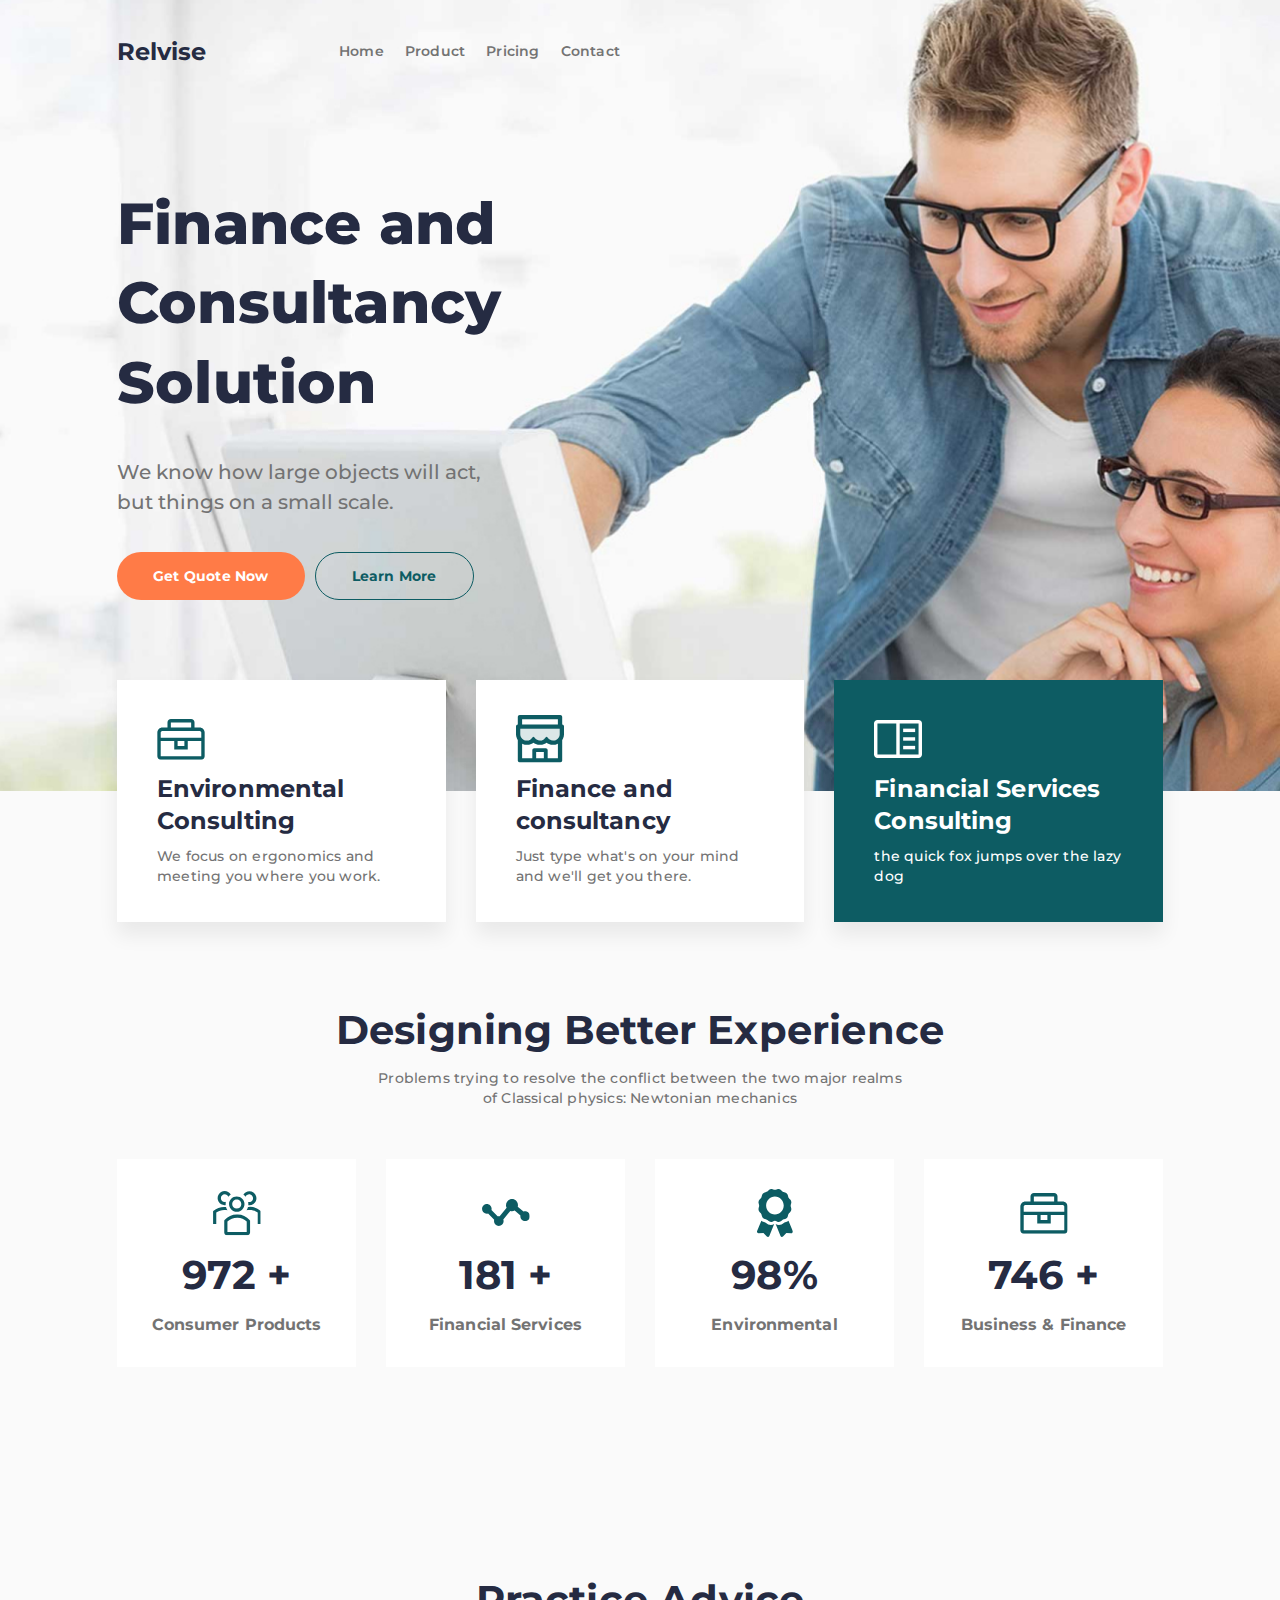
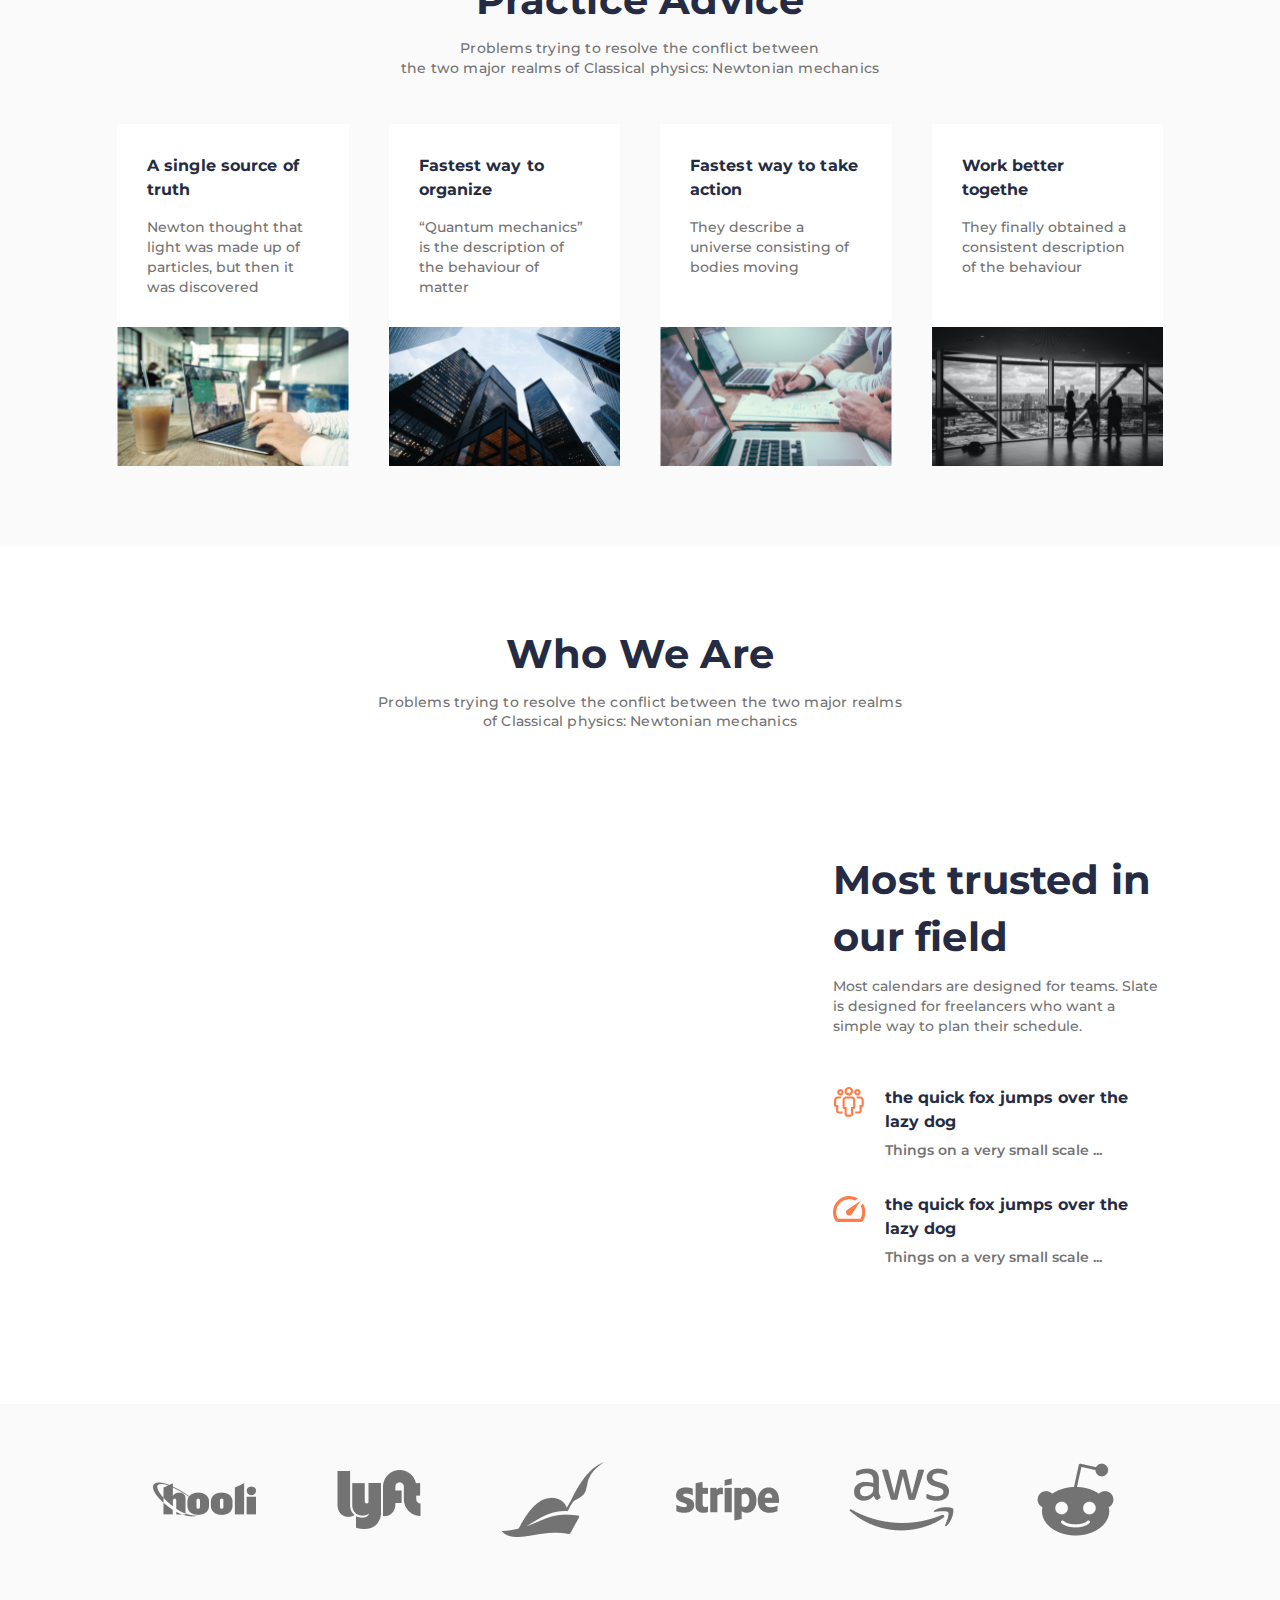
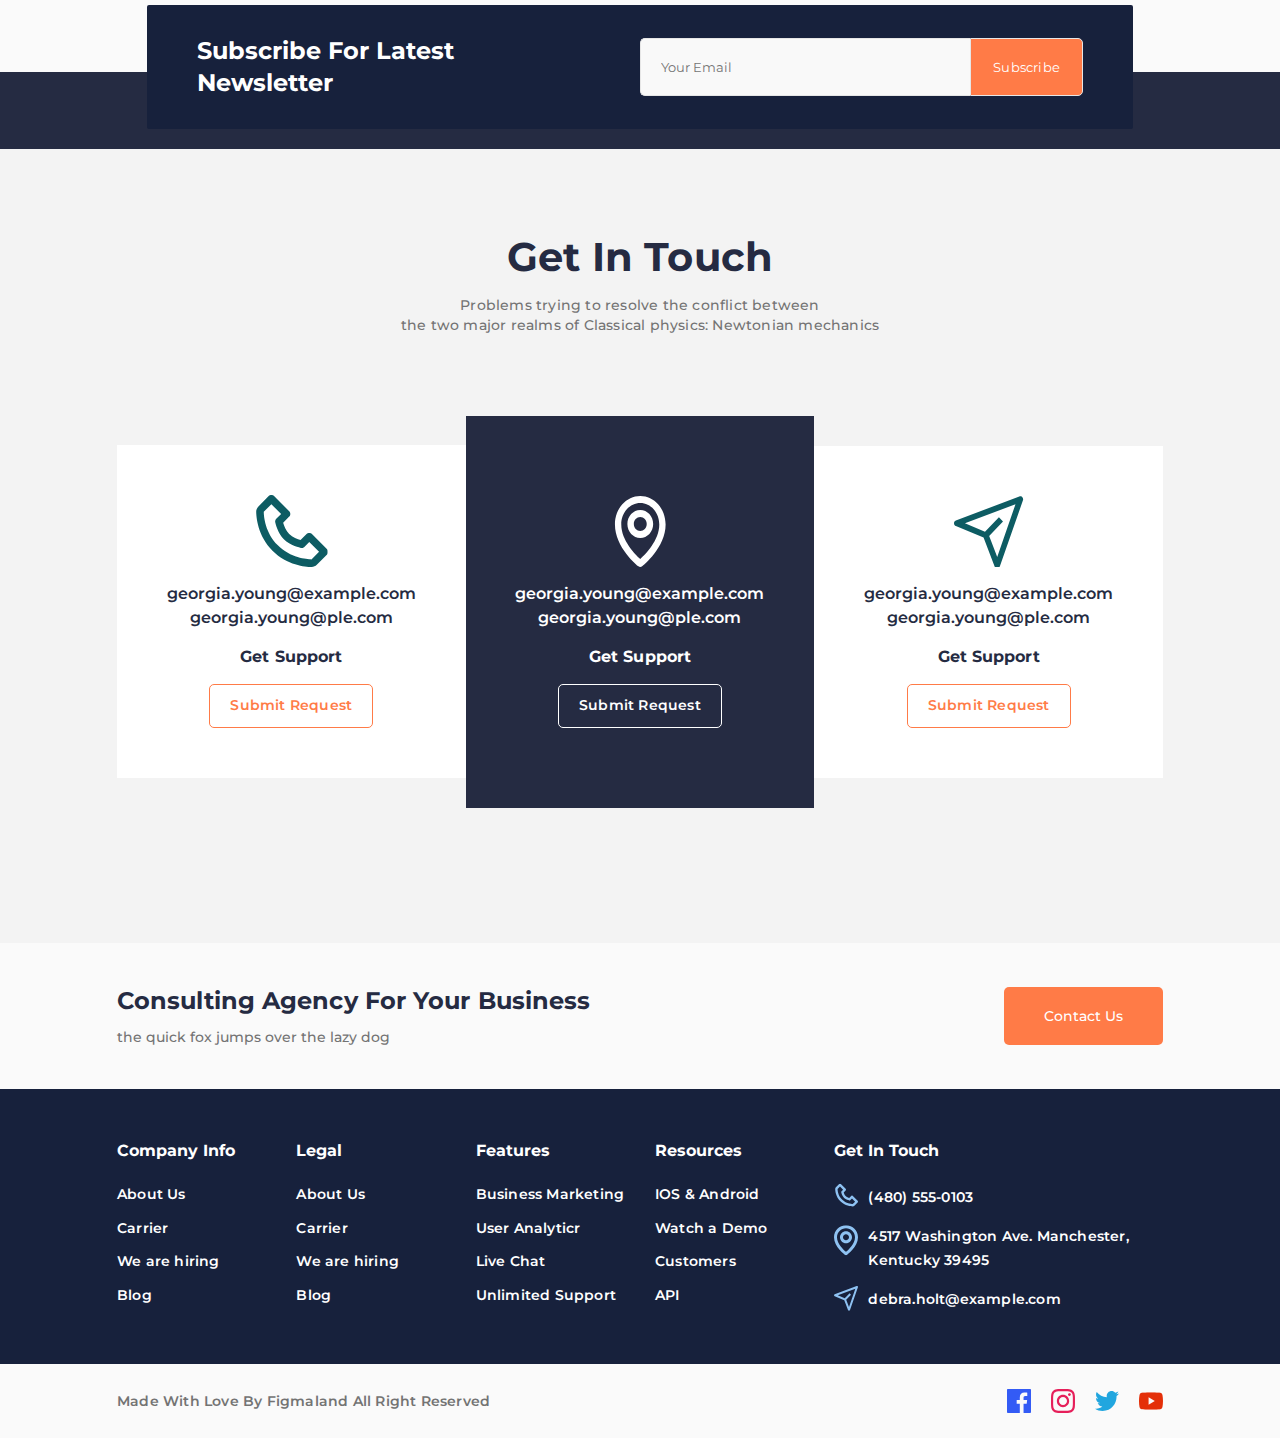
<file: index.html>
<!-- Сообщаем браузеру как стоит обрабатывать эту страницу -->
<!DOCTYPE html>
<!-- Оболочка документа, указываем язык содержимого -->
<html lang="ru">
	<!-- Заголовок страницы, контейнер для других важных данных (не отображается) -->
	<head>
		<!-- Заголовок страницы в браузере -->
		<title>Relvise</title>
		<!-- Подключаем CSS -->
		<link rel="stylesheet" href="css/style.css" />
		<!-- Кодировка страницы -->
		<meta charset ="UTF-8" />
		<!-- Адаптив -->
		<meta name="viewport" content="width=device-width, initial-scale=1.0">
	</head>
	<body>
		<div class="wrapper">
			<header class="header">
				<div class="header__container _container">
					<a href="" class="header__logo">Relvise</a>
					<nav class="header__menu menu">
						<ul class="menu__list">
							<li class="menu__item">
								<a href="" class="menu__link">Home</a>
							</li>
							<li class="menu__item">
								<a href="" class="menu__link">Product</a>
							</li>
							<li class="menu__item">
								<a href="" class="menu__link">Pricing</a>
							</li>
							<li class="menu__item">
								<a href="" class="menu__link">Contact</a>
							</li>
						</ul>
					</nav>
				</div>
			</header>
			<main class="page">
				<div class="page__main-block main-block">
					<div class="main-block__container _container">
						<div class="main-block__body">
							<h1 class="main-block__title">Finance and Consultancy Solution</h1>
							<div class="main-block__text">We know how large objects will act, but things on a small scale.</div>
							<div class="main-block__buttons">
								<a href="" class="main-block__button main-block__button-orange">Get Quote Now</a>
								<a href="" class="main-block__button main-block__button-border">Learn More</a>
							</div>
						</div>
					</div>
					<div class="main-block__image _ibg">
						<img src="img/main_block/cover.jpg" alt="cover">
					</div>
				</div>
				<section class="page__service service">
					<div class="service__container _container">
						<div class="service__body">
							<div class="service__column">
								<div class="service__item item-service">
									<div class="item-service__icon">
										<img src="img/service/icon_1.svg" alt="Environmental Consulting">
									</div>
									<h3 class="item-service__title">Environmental Consulting</h3>
									<div class="item-service__text">We focus on ergonomics and meeting you where you work.</div>
								</div>
							</div>
							<div class="service__column">
								<div class="service__item item-service">
									<div class="item-service__icon">
										<img src="img/service/icon_2.svg" alt="Finance and consultancy">
									</div>
									<h3 class="item-service__title">Finance and consultancy</h3>
									<div class="item-service__text">Just type what's on your mind and we'll get you there.</div>
								</div>
							</div>
							<div class="service__column">
								<div class="service__item item-service item-service-green">
									<div class="item-service__icon">
										<img src="img/service/icon_3.svg" alt="Financial Services Consulting">
									</div>
									<h3 class="item-service__title">Financial Services Consulting</h3>
									<div class="item-service__text">the quick fox jumps over the lazy dog</div>
								</div>
							</div>
						</div>
					</div>
				</section>
				<section class="page__advantages advantages">
					<div class="advanteges__container _container">
						<div class="advanteges__header header-block">
							<h2 class="header-block__title">Designing Better Experience</h2>
							<div class="header-block__subtitle">Problems trying to resolve the conflict between the two major realms </br> of Classical physics: Newtonian mechanics </div>
						</div>
						<div class="advantages__body">
							<div class="advantages__column">
								<div class="advantages__item">
									<div class="advantages__icon">
										<img src="img/advantages/01.svg" alt="Consumer Products">
									</div>
									<div class="advantages__value">972 +</div>
									<div class="advantages__text">Consumer Products</div>
								</div>
							</div>
							<div class="advantages__column">
								<div class="advantages__item">
									<div class="advantages__icon">
										<img src="img/advantages/02.svg" alt="Financial Services">
									</div>
									<div class="advantages__value">181 +</div>
									<div class="advantages__text">Financial Services</div>
								</div>
							</div>
							<div class="advantages__column">
								<div class="advantages__item">
									<div class="advantages__icon">
										<img src="img/advantages/03.svg" alt="Environmental">
									</div>
									<div class="advantages__value">98%</div>
									<div class="advantages__text">Environmental</div>
								</div>
							</div>
							<div class="advantages__column">
								<div class="advantages__item">
									<div class="advantages__icon">
										<img src="img/advantages/04.svg" alt="Business & Finance">
									</div>
									<div class="advantages__value">746 +</div>
									<div class="advantages__text">Business & Finance</div>
								</div>
							</div>
						</div>
					</div>
				</section>
				<section class="page__practice practice">
					<div class="practice__container _container">
						<div class="practice__header header-block">
							<h2 class="header-block__title">Practice Advice</h2>
							<div class="header-block__subtitle">Problems trying to resolve the conflict between </br>the two major realms of Classical physics: Newtonian mechanics</div>
						</div>
						<div class="practice__body">
							<div class="practice__column">
								<article class="practice__item item-practice">
									<div class="item-practice__content">
										<a href="" class="item-practice__link">
											<h4 class="item-practice__title">A single source of truth</h4>
										</a>
										<div class="item-practice__text">Newton thought that light was made up of particles, but then it was discovered </div>
									</div>
										<a href="" class="item-practice__image _ibg">
											<img src="img/practice/01.jpg" alt="A single source of truth">
										</a>
								</article>
							</div>
							<div class="practice__column">
								<article class="practice__item item-practice">
									<div class="item-practice__content">
										<a href="" class="item-practice__link">
											<h4 class="item-practice__title">Fastest way to organize</h4>
										</a>
										<div class="item-practice__text">“Quantum mechanics” is the description of the behaviour of matter</div>
									</div>
										<a href="" class="item-practice__image _ibg">
											<img src="img/practice/02.jpg" alt="Fastest way to organize">
										</a>
								</article>
							</div>
							<div class="practice__column">
								<article class="practice__item item-practice">
									<div class="item-practice__content">
										<a href="" class="item-practice__link">
											<h4 class="item-practice__title">Fastest way to take action</h4>
										</a>
										<div class="item-practice__text">They describe a universe consisting of bodies moving</div>
									</div>
										<a href="" class="item-practice__image _ibg">
											<img src="img/practice/03.jpg" alt="Fastest way to take action">
										</a>
								</article>
							</div>
							<div class="practice__column">
								<article class="practice__item item-practice">
									<div class="item-practice__content">
										<a href="" class="item-practice__link">
											<h4 class="item-practice__title">Work better togethe</h4>
										</a>
										<div class="item-practice__text">They finally obtained a consistent description of the behaviour</div>
									</div>
										<a href="" class="item-practice__image _ibg">
											<img src="img/practice/04.jpg" alt="Work better togethe">
										</a>
								</article>
							</div>
						</div>
					</div>
				</section>
				<section class="page__whoweare whoweare">
					<div class="whoweare__container _container">
						<div class="whoweare__header header-block">
							<h2 class="header-block__title">Who We Are</h2>
							<div class="header-block__subtitle">Problems trying to resolve the conflict between the two major realms </br>of Classical physics: Newtonian mechanics</div>
						</div>
						<div class="whoweare__body">
							<div class="whoweare__video">
								<iframe width="560" height="315" src="https://www.youtube.com/embed/xWhTf_o86Lg" title="YouTube video player" frameborder="0" allow="accelerometer; autoplay; clipboard-write; encrypted-media; gyroscope; picture-in-picture" allowfullscreen></iframe>
							</div>
							<div class="whoweare__content">
								<div class="whoweare__top">
									<h2 class="whoweare__title">Most trusted in our field</h2>
									<div class="whoweare__text">Most calendars are designed for teams. Slate is designed for freelancers who want a simple way to plan their schedule.</div>
								</div>
								<div class="whoweare__items">
									<div class="whoweare__item item-whoweare">
										<div class="item-whoweare_icon">
											<img src="img/who/icon/01.svg" alt="">
										</div>
										<div class="item-whoweare__body">
											<div class="item-whoweare__title">the quick fox jumps over the lazy dog</div>
											<div class="item-whoweare__text">Things on a very small scale ...</div>
										</div>
									</div>
									<div class="whoweare__item item-whoweare">
										<div class="item-whoweare_icon">
											<img src="img/who/icon/02.svg" alt="">
										</div>
										<div class="item-whoweare__body">
											<div class="item-whoweare__title">the quick fox jumps over the lazy dog</div>
											<div class="item-whoweare__text">Things on a very small scale ...</div>
										</div>
									</div>
								</div>
							</div>
						</div>
					</div>
				</section>
				<div class="page__clients clients">
					<div class="clients__container _container">
						<div class="clients__items">
							<div class="clients__item">
								<img src="img/clients/01.png" alt="hooli">
							</div>
							<div class="clients__item">
								<img src="img/clients/02.png" alt="lyat">
							</div>
							<div class="clients__item">
								<img src="img/clients/03.png" alt="pied-piper">
							</div>
							<div class="clients__item">
								<img src="img/clients/04.png" alt="stripe">
							</div>
							<div class="clients__item">
								<img src="img/clients/05.png" alt="aws">
							</div>
							<div class="clients__item">
								<img src="img/clients/06.png" alt="reddit-alien">
							</div>
						</div>
					</div>
				</div>
				<section class="page__subscribe subscribe">
					<div class="subscribe__container _container">
						<div class="subscribe__body">
							<h4 class="subscribe__title">Subscribe For Latest Newsletter</h4>
							<form action="#" class="subscribe__form">
								<input autocomplete="off" name="form[]" placeholder="Your Email" type="email" required class="subscribe__input">
								<button type="submit" class="subscribe_button">Subscribe</button>
							</form>
						</div>
					</div>
				</section> 
				<section class="page__getintouch getintouch">
					<div class="getintouch__container _container">
						<div class="getintouch__header header-block">
							<h2 class="header-block__title">Get In Touch</h2>
							<div class="header-block__subtitle">Problems trying to resolve the conflict between </br>the two major realms of Classical physics: Newtonian mechanics </div>
						</div>
						<div class="getintouch__items">
							<div class="getintouch_item item-getintouch">
								<div class="item-getintouch__icon">
									<img src="img/getintouch/01.svg" alt="Get Support">
								</div>
								<div class="item-getintouch__emails">
									<a href="mailto:georgia.young@example.com" class="item-getintouch__email">georgia.young@example.com</a>
									<a href="mailto:georgia.young@ple.com" class="item-getintouch__email">georgia.young@ple.com</a>
								</div>
								<div class="item-getintouch__label">Get Support</div>
								<a href="#" class="item-getintouch__button">Submit Request</a>
							</div>
							<div class="getintouch_item item-getintouch item-getintouch-active">
								<div class="item-getintouch__icon">
									<img src="img/getintouch/02active.svg" alt="Get Support">
								</div>
								<div class="item-getintouch__emails">
									<a href="mailto:georgia.young@example.com" class="item-getintouch__email">georgia.young@example.com</a>
									<a href="mailto:georgia.young@ple.com" class="item-getintouch__email">georgia.young@ple.com</a>
								</div>
								<div class="item-getintouch__label">Get Support</div>
								<a href="#" class="item-getintouch__button">Submit Request</a>
							</div>
							<div class="getintouch_item item-getintouch">
								<div class="item-getintouch__icon">
									<img src="img/getintouch/03.svg" alt="Get Support">
								</div>
								<div class="item-getintouch__emails">
									<a href="mailto:georgia.young@example.com" class="item-getintouch__email">georgia.young@example.com</a>
									<a href="mailto:georgia.young@ple.com" class="item-getintouch__email">georgia.young@ple.com</a>
								</div>
								<div class="item-getintouch__label">Get Support</div>
								<a href="#" class="item-getintouch__button">Submit Request</a>
							</div>
						</div>
					</div>
				</section>
				<section class="page__contact contact">
					<div class="contact__container _container">
						<div class="contact__body">
							<div class="contact__content">
								<h4 class="contact__title">Consulting Agency For Your Business</h4>
								<div class="contact__text">the quick fox jumps over the lazy dog</div>
							</div>
							<a href="#" class="contact__button">Contact Us</a>
						</div>
					</div>
				</section>
			</main>
			<footer class="footer">
				<div class="footer__top">
					<div class="footer__container _container">
						<div class="footer__body">
							<div class="footer__column">
								<div class="footer__label">Company Info</div>
								<nav class="footer__menu menu-footer">
									<ul class="footer__list">
										<li class="menu-footer__item">
											<a href="#" class="menu-footer__link">About Us</a>
										</li>
										<li class="menu-footer__item">
											<a href="#" class="menu-footer__link">Carrier</a>
										</li>
										<li class="menu-footer__item">
											<a href="#" class="menu-footer__link">We are hiring</a>
										</li>
										<li class="menu-footer__item">
											<a href="#" class="menu-footer__link">Blog</a>
										</li>
									</ul>
								</nav>
							</div>
							<div class="footer__column">
								<div class="footer__label">Legal</div>
								<nav class="footer__menu menu-footer">
									<ul class="footer__list">
										<li class="menu-footer__item">
											<a href="#" class="menu-footer__link">About Us</a>
										</li>
										<li class="menu-footer__item">
											<a href="#" class="menu-footer__link">Carrier</a>
										</li>
										<li class="menu-footer__item">
											<a href="#" class="menu-footer__link">We are hiring</a>
										</li>
										<li class="menu-footer__item">
											<a href="#" class="menu-footer__link">Blog</a>
										</li>
									</ul>
								</nav>
							</div>
							<div class="footer__column">
								<div class="footer__label">Features</div>
								<nav class="footer__menu menu-footer">
									<ul class="footer__list">
										<li class="menu-footer__item">
											<a href="#" class="menu-footer__link">Business Marketing</a>
										</li>
										<li class="menu-footer__item">
											<a href="#" class="menu-footer__link">User Analyticr</a>
										</li>
										<li class="menu-footer__item">
											<a href="#" class="menu-footer__link">Live Chat</a>
										</li>
										<li class="menu-footer__item">
											<a href="#" class="menu-footer__link">Unlimited Support</a>
										</li>
									</ul>
								</nav>
							</div>
							<div class="footer__column">
								<div class="footer__label">Resources</div>
								<nav class="footer__menu menu-footer">
									<ul class="footer__list">
										<li class="menu-footer__item">
											<a href="#" class="menu-footer__link">IOS & Android</a>
										</li>
										<li class="menu-footer__item">
											<a href="#" class="menu-footer__link">Watch a Demo</a>
										</li>
										<li class="menu-footer__item">
											<a href="#" class="menu-footer__link">Customers</a>
										</li>
										<li class="menu-footer__item">
											<a href="#" class="menu-footer__link">API</a>
										</li>
									</ul>
								</nav>
							</div>
							<div class="footer__column">
								<div class="footer__label">Get In Touch</div>
								<div class="footer__contacts contacts-footer">
									<a href="tel:4805550103"  class="contacts-footer__item contacts-footer__item_phone">(480) 555-0103</a>
									<a href="#"  class="contacts-footer__item contacts-footer__item_map">4517 Washington Ave. Manchester, Kentucky 39495</a>
									<a href="mailto:debra.holt@example.com"  class="contacts-footer__item contacts-footer__item_mail">debra.holt@example.com</a>
								</div>
							</div>
						</div>
					</div>
				</div>
				<div class="footer__bottom">
					<div class="footer__container _container">
						<div class="footer__content">
							<div class="footer__copy">Made With Love By Figmaland All Right Reserved </div>
							<div class="footer__social social">
								<a href="#" class="social__item">
									<img src="img/footer/social/01.svg" alt="">
								</a>
								<a href="#" class="social__item">
									<img src="img/footer/social/02.svg" alt="">
								</a>
								<a href="#" class="social__item">
									<img src="img/footer/social/03.svg" alt="">
								</a>
								<a href="#" class="social__item">
									<img src="img/footer/social/04.svg" alt="">
								</a>
						</div>
						</div>
					</div>
				</div>
			</footer>
		</div>
	</body>
</html>

<!-- "snippets": {
		"html": {
			"snippets": {
				"fls":"<div class=\"fls\"></div>"
			}
		}
	}, -->
</file>
<file: css/style.css>
@charset "UTF-8";
/*Обнуление*/
@import url("https://fonts.googleapis.com/css2?family=Montserrat:wght@400;500;600;700;800&display=swap");
* {
  padding: 0;
  margin: 0;
  border: 0;
}

*, *:before, *:after {
  box-sizing: border-box;
}

:focus, :active {
  outline: none;
}

a:focus, a:active {
  outline: none;
}

nav, footer, header, aside {
  display: block;
}

html, body {
  height: 100%;
  width: 100%;
  font-size: 100%;
  line-height: 1;
  font-size: 14px;
  -ms-text-size-adjust: 100%;
  -moz-text-size-adjust: 100%;
  -webkit-text-size-adjust: 100%;
}

input, button, textarea {
  font-family: inherit;
}

input::-ms-clear {
  display: none;
}

button {
  cursor: pointer;
}

button::-moz-focus-inner {
  padding: 0;
  border: 0;
}

a, a:visited {
  text-decoration: none;
}

a:hover {
  text-decoration: none;
}

ul li {
  list-style: none;
}

img {
  vertical-align: top;
}

h1, h2, h3, h4, h5, h6 {
  font-size: inherit;
  font-weight: inherit;
}

/*--------------------*/
body {
  font-family: Montserrat, sans-serif;
  color: #252B42;
  font-weight: 500;
  background: #FAFAFA;
}

/*  */
.wrapper {
  min-height: 100%;
  overflow: hidden;
  display: flex;
  flex-direction: column;
}

/*  */
._container {
  max-width: 1046px;
  margin: 0px auto;
  padding: 0 15px;
  box-sizing: content-box;
}

._ibg {
  position: relative;
}

._ibg img {
  position: absolute;
  width: 100%;
  height: 100%;
  top: 0;
  left: 0;
  -o-object-fit: cover;
     object-fit: cover;
}

/* ----HEADER----- */
.header {
  position: absolute;
  width: 100%;
  left: 0;
  right: 0;
  z-index: 50;
}

.header__container {
  display: flex;
  min-height: 104px;
  align-items: center;
}
@media (max-width: 479px) {
  .header__container {
    min-height: 70px;
  }
}

.header__logo {
  font-size: 24px;
  font-weight: 700;
  color: inherit;
}

.header__menu {
  margin: 0 0 0 133px;
}
@media (max-width: 992px) {
  .header__menu {
    margin: 0 0 0 80px;
  }
}
@media (max-width: 767px) {
  .header__menu {
    margin: 0 0 0 40px;
  }
}
@media (max-width: 479px) {
  .header__menu {
    margin: 0 0 0 20px;
  }
}

.menu {
  padding: 5px 0;
}

.menu__list {
  display: flex;
  flex-wrap: wrap;
}

.menu__item:not(:last-child) {
  margin: 0 21px 0 0;
}

.menu__link {
  color: #737373;
  font-weight: 600;
  letter-spacing: 0.2px;
  line-height: 171.4285714286%;
}
@media (max-width: 479px) {
  .menu__link {
    font-size: 18px;
  }
}
.menu__link:hover {
  text-decoration: underline;
}

/* ------------PAGE ------------------.*/
.page {
  flex: 1 1 auto;
}

.page__service {
  position: relative;
  z-index: 2;
  margin: -111px 0 0 0;
}

.page__clients {
  margin: 0 0 10px 0;
}

/* --------PAGE-HADER-BLOCK--------------- */
.header-block {
  text-align: center;
  letter-spacing: 0.2px;
}

.header-block__title {
  font-weight: 700;
  font-size: 40px;
  line-height: 142%;
}
.header-block__title:not(:last-child) {
  margin: 0 0 10px 0;
}
@media (max-width: 992px) {
  .header-block__title {
    font-size: 35px;
  }
}
@media (max-width: 767px) {
  .header-block__title {
    font-size: 30px;
  }
}

.header-block__subtitle {
  line-height: 142%;
  color: #737373;
}

/* ---------Main-block-------------- */
.main-block {
  position: relative;
}

.main-block__body {
  padding: 184px 0 191px 0;
  position: relative;
  z-index: 2;
  max-width: 400px;
}
@media (max-width: 992px) {
  .main-block__body {
    padding: 120px 0 191px 0;
  }
}
@media (max-width: 479px) {
  .main-block__body {
    padding: 115px 0 161px 0;
  }
}

.main-block__body > *:not(:last-child) {
  margin: 0 0 35px 0;
}

.main-block__title {
  font-size: 58px;
  line-height: 137.9310344828%;
  font-weight: 800;
  letter-spacing: 0.2px;
}
@media (max-width: 479px) {
  .main-block__title {
    font-size: 42px;
  }
}

.main-block__text {
  font-size: 20px;
  line-height: 150%;
  color: #737373;
}
@media (max-width: 479px) {
  .main-block__text {
    color: #585757;
  }
}

.main-block__buttons {
  display: flex;
  flex-wrap: wrap;
  margin: -10px 0;
}

.main-block__button {
  display: flex;
  padding: 5px 36px;
  border-radius: 37px;
  min-height: 48px;
  align-items: center;
  justify-content: center;
  font-weight: 700;
  letter-spacing: 0.2px;
  line-height: 150%;
  margin: 10px 0;
  transition: all 0.3s ease 0s;
}
@media (max-width: 479px) {
  .main-block__button {
    flex: 1 1 100%;
  }
}

@media (min-width: 479px) {
  .main-block__button:not(:last-child) {
    margin-right: 10px;
  }
}
.main-block__button-orange {
  background: #FF7B47;
  color: white;
}
.main-block__button-orange:hover {
  background-color: #fff;
  color: #FF7B47;
}

.main-block__button-border {
  border: 1px solid #0D5C63;
  color: #0D5C63;
}
.main-block__button-border:hover {
  background-color: #0D5C63;
  color: #fff;
}

.main-block__image {
  position: absolute;
  width: 100%;
  height: 100%;
  top: 0;
  left: 0;
}

@media (max-width: 1300px) {
  .main-block__image img {
    -o-object-position: right;
       object-position: right;
  }
}
@media (max-width: 992px) {
  .main-block__image img {
    opacity: 0.5;
  }
}

/* --------SERVICE----------- */
@media (min-width: 670px) {
  .service__body {
    display: flex;
    flex-wrap: wrap;
    margin: 0 -15px;
  }
}
.service__column {
  flex: 0 1 33.3333%;
}
@media (min-width: 670px) {
  .service__column {
    padding: 0 15px;
  }
}
@media (max-width: 992px) {
  .service__column {
    flex: 0 1 50%;
  }
  .service__column.service__column:last-child {
    flex: 1 1 100%;
  }
  .service__column.service__column:not(:last-child) {
    margin: 0 0 30px 0;
  }
}

.service__item {
  background: #FFFFFF;
  box-shadow: 0px 13px 19px rgba(0, 0, 0, 0.07);
  padding: 35px 40px;
  height: 100%;
}
@media (max-width: 479px) {
  .service__item {
    padding: 25px 30px;
  }
}

.item-service-green {
  background: #0D5C63;
}

.item-service-green .item-service__title {
  color: white;
}

.item-service-green .item-service__text {
  color: white;
}

.service__item > *:not(:last-child) {
  margin: 0 0 10px 0;
}

.item-service__title {
  font-weight: 700;
  font-size: 24px;
  line-height: 133.3333333333%;
  letter-spacing: 0.1px;
}

.item-service__text {
  font-weight: 500;
  line-height: 142.8571428571%;
  letter-spacing: 0.2px;
  color: #737373;
}

/* -------ADVANTAGES-------- */
.advantages {
  padding: 80px 0;
}
@media (max-width: 992px) {
  .advantages {
    padding: 50px 0;
  }
}
@media (max-width: 767px) {
  .advantages {
    padding: 40px 0;
  }
}

.advanteges__header {
  margin: 0 0 50px 0;
}
@media (max-width: 767px) {
  .advanteges__header {
    margin: 0 0 30px 0;
  }
}

.advantages__body {
  display: flex;
  flex-wrap: wrap;
  margin: 0 -15px -30px;
}

.advantages__column {
  flex: 0 1 25%;
  padding: 0 15px;
  margin: 0 0 30px 0;
}
@media (max-width: 1020px) {
  .advantages__column {
    flex: 0 1 50%;
  }
}
@media (max-width: 560px) {
  .advantages__column {
    flex: 0 1 100%;
  }
}

.advantages__item {
  text-align: center;
  font-weight: 700;
  padding: 30px;
  background: #fff;
}
.advantages__item > *:not(:last-child) {
  margin: 0 0 10px 0;
}

.advantages__icon {
  display: flex;
  height: 48px;
  align-flex: flex-end;
  justify-content: center;
}

.advantages__value {
  font-size: 40px;
  line-height: 142%;
  letter-spacing: 0.2px;
}

.advantages__text {
  font-size: 16px;
  line-height: 150%;
  letter-spacing: 0.1px;
  color: #737373;
}

/* ------PRACTICE----------- */
.practice {
  padding: 125px 0 80px 0;
}
@media (max-width: 993px) {
  .practice {
    padding: 40px 0 80px 0;
  }
}
@media (max-width: 767px) {
  .practice {
    padding: 20px 0 40px 0;
  }
}

.practice__header {
  margin: 0 0 45px 0;
}

.practice__body {
  margin: 0 -20px -30px;
  display: flex;
  flex-wrap: wrap;
}

.practice__column {
  flex: 0 1 25%;
  padding: 0 20px;
  margin: 0 0 30px 0;
}
@media (max-width: 1040px) {
  .practice__column {
    flex: 0 1 50%;
  }
}
@media (max-width: 630px) {
  .practice__column {
    flex: 0 1 100%;
  }
}

.item-practice {
  background: #FFFFFF;
  display: flex;
  flex-direction: column;
  height: 100%;
}

.item-practice__content {
  flex: 1 1 auto;
  padding: 30px;
}

.item-practice__title {
  font-weight: 700;
  font-size: 16px;
  line-height: 150%;
  letter-spacing: 0.1px;
}

.item-practice__text {
  line-height: 143%;
  color: #737373;
}

.item-practice__link {
  color: inherit;
  display: inline-block;
}
.item-practice__link:not(:last-child) {
  margin: 0 0 15px 0;
}
.item-practice__link:hover {
  text-decoration: underline;
}

.item-practice__image {
  padding: 0 0 60% 0;
  display: block;
}

/* -----------WHOWEARE------- */
.whoweare {
  padding: 80px 0 130px 0;
  background: #FFFFFF;
}

.whoweare__header {
  margin: 0 0 100px 0;
}

.whoweare__body {
  display: flex;
  align-items: flex-start;
}

.whoweare__video {
  flex: 0 0 57%;
  position: relative;
  padding: 0 0 42.25% 0;
}

.whoweare__video iframe {
  position: absolute;
  width: 100%;
  height: 100%;
  top: 0;
  left: 0;
  -o-object-fit: cover;
     object-fit: cover;
}

.whoweare__content {
  flex: 1 1 auto;
  padding: 20px 0 0 120px;
}
@media (max-width: 1080px) {
  .whoweare__content {
    padding: 0px 0 0 50px;
  }
}

.whoweare__top:not(:last-child) {
  margin: 0 0 50px 0;
}

.whoweare__title {
  font-weight: 700;
  font-size: 40px;
  line-height: 142%;
  letter-spacing: 0.2px;
}
.whoweare__title:not(:last-child) {
  margin: 0 0 10px 0;
}

.whoweare__text {
  line-height: 143%;
  color: #737373;
}

.whoweare__items > *:not(:last-child) {
  margin: 0 0 30px 0;
}

.item-whoweare {
  display: flex;
}

.item-whoweare_icon {
  flex: 0 0 32px;
}

.item-whoweare__body {
  flex: 1 1 auto;
  padding: 0 0 0 20px;
}

.item-whoweare__title {
  font-weight: 700;
  font-size: 16px;
  line-height: 150%;
}
.item-whoweare__title:not(:last-child) {
  margin: 0 0 5px 0;
}

.item-whoweare__text {
  font-weight: 600;
  line-height: 171%;
  color: #737373;
}

@media (max-width: 950px) {
  .whoweare {
    padding: 50px 0 50px 0;
  }
  .whoweare__body {
    flex-direction: column-reverse;
    align-items: stretch;
  }
  .whoweare__title {
    font-size: 24px;
  }
  .whoweare__content {
    padding: 0;
  }
  .whoweare__video {
    padding: 0 0 56.25% 0;
  }
  .whoweare__video:not(:last-child) {
    margin: 50px 0 0 0;
  }
  .whoweare__header {
    margin: 0 0 40px 0;
  }
}
/* ---------CLIENTS--------- */
.clients {
  padding: 50px 0;
}
@media (max-width: 767px) {
  .clients {
    padding: 30px 0;
  }
}

.clients__items {
  display: flex;
  flex-wrap: wrap;
  align-items: center;
  justify-content: center;
}

.clients__item {
  padding: 8px 15px;
  flex: 0 1 16.6667%;
  text-align: center;
  min-width: 140px;
}

.clients__item img {
  max-width: 100%;
}

/* --------SUBSCRIBE-------- */
.subscribe {
  position: relative;
  padding: 0 0 20px 0;
}
.subscribe::before {
  content: "";
  position: absolute;
  bottom: 0;
  width: 100%;
  background: #252B42;
  height: 77px;
  left: 0;
  z-index: 1;
}

.subscribe__body {
  position: relative;
  z-index: 2;
  padding: 20px 25px;
  align-items: center;
  background: #17213C;
  border-radius: 2px;
  justify-content: space-between;
}
@media (min-width: 1070px) {
  .subscribe__body {
    margin: 0 30px;
  }
}
@media (min-width: 810px) {
  .subscribe__body {
    display: flex;
    padding: 30px 50px;
  }
}
@media (max-width: 810px) {
  .subscribe__body {
    margin: 0 -15px;
  }
}

.subscribe__title {
  max-width: 266px;
  color: #FFFFFF;
  font-weight: 700;
  font-size: 24px;
  line-height: 133%;
}
@media (max-width: 810px) {
  .subscribe__title {
    margin: 0 0 20px 0;
    max-width: 100%;
  }
}

.subscribe__form {
  flex: 0 1 50%;
  display: flex;
  align-items: center;
}

.subscribe__input {
  flex: 1 1 auto;
  width: 100%;
  font-weight: 400;
  line-height: 200%;
  color: #737373;
  background: #F9F9F9;
  border: 1px solid #E6E6E6;
  border-radius: 5px 0 0 5px;
  min-height: 58px;
  padding: 0 20px;
  box-sizing: border-box;
  border-right: 0;
}
@media (max-width: 810px) {
  .subscribe__input {
    min-height: 40px;
    padding: 0 10px;
  }
}

.subscribe_button {
  display: flex;
  text-align: center;
  align-items: center;
  justify-content: center;
  min-height: 58px;
  padding: 0 22px;
  font-weight: 400;
  line-height: 200%;
  letter-spacing: 0.2px;
  color: #FFFFFF;
  background: #FF7B47;
  border: 1px solid #E6E6E6;
  border-radius: 0px 5px 5px 0px;
  transition: all 0.3s ease 0s;
}
.subscribe_button:hover {
  background: #aa5330;
}
@media (max-width: 810px) {
  .subscribe_button {
    padding: 0 15px;
    min-height: 40px;
  }
}

/* ------GETINTOUCH--------- */
.getintouch {
  padding: 80px 0 135px 0;
  background: #F3F3F3;
}
@media (max-width: 992px) {
  .getintouch {
    padding: 50px 0;
  }
}

.getintouch__header {
  margin: 0 0 80px 0;
}
@media (max-width: 992px) {
  .getintouch__header {
    margin: 0 0 50px 0;
  }
}
@media (max-width: 767px) {
  .getintouch__header {
    margin: 0 0 30px 0;
  }
}

.getintouch__items {
  margin: 0 -15px;
}
@media (min-width: 992px) {
  .getintouch__items {
    margin: 0;
    display: flex;
    align-items: center;
  }
}

.getintouch_item {
  flex: 0 1 33.333%;
}

.item-getintouch {
  display: flex;
  flex-direction: column;
  align-items: center;
  justify-content: center;
  background-color: #fff;
  padding: 50px 15px;
}
.item-getintouch > *:not(:last-child) {
  margin: 0 0 15px 0;
}

.item-getintouch-active {
  background: #252B42;
  padding: 80px 15px;
}
.item-getintouch-active .item-getintouch__email {
  color: #fff;
}
.item-getintouch-active .item-getintouch__label {
  color: #fff;
}
.item-getintouch-active .item-getintouch__button {
  border: 1px solid #fff;
  color: #fff;
}
@media (max-width: 992px) {
  .item-getintouch-active {
    padding: 50px 15px;
  }
}

.item-getintouch__emails {
  display: flex;
  flex-direction: column;
  align-items: center;
  justify-content: center;
}

.item-getintouch__email {
  color: inherit;
  font-weight: 600;
  line-height: 150%;
  font-size: 16px;
}
.item-getintouch__email:hover {
  text-decoration: underline;
}

.item-getintouch__label {
  font-weight: 700;
  font-size: 16px;
  line-height: 150%;
  letter-spacing: 0.1px;
  color: #252B42;
}

.item-getintouch__button {
  border: 1px solid #FF7B47;
  border-radius: 5px;
  min-height: 44px;
  display: flex;
  align-items: center;
  justify-content: center;
  font-weight: 600;
  line-height: 171%;
  letter-spacing: 0.2px;
  color: #FF7B47;
  padding: 5px 20px;
  transition: all 0.3s ease 0s;
}
.item-getintouch__button:hover {
  background-color: #FF7B47;
  color: #fff;
}

/* ----------CONTACT-------- */
.contact {
  padding: 42px 0;
  background-color: #FAFAFA;
}

@media (min-width: 767px) {
  .contact__body {
    display: flex;
    justify-content: space-between;
    align-items: center;
  }
}

.contact__content {
  padding: 0 0 20px 0;
}
@media (min-width: 767px) {
  .contact__content {
    padding: 0 20px 0 0;
  }
}

.contact__title {
  font-weight: 700;
  font-size: 24px;
  line-height: 133%;
  letter-spacing: 0.1px;
}
.contact__title:not(:last-child) {
  margin: 0 0 10px 0;
}

.contact__text {
  line-height: 143%;
  color: #737373;
}

.contact__button {
  display: flex;
  align-items: center;
  justify-content: center;
  min-height: 58px;
  background: #FF7B47;
  border-radius: 5px;
  padding: 5px 40px;
  color: #fff;
  transition: 0.3s ease 0s;
}
.contact__button:hover {
  background-color: #fff;
  color: #FF7B47;
  border: 1px solid #FF7B47;
}

/* ----------Подвал--------- */
.footer__top {
  background: #17213C;
  padding: 35px 0;
}

.footer__body {
  display: flex;
  flex-wrap: wrap;
  margin: 0 -15px;
}

.footer__column {
  padding: 15px 15px;
  flex: 0 1 16.66667%;
}
.footer__column:last-child {
  flex: 0 1 33.334%;
}
@media (max-width: 992px) {
  .footer__column {
    flex: 0 1 25%;
  }
  .footer__column:last-child {
    flex: 0 1 100%;
  }
}
@media (max-width: 706px) {
  .footer__column {
    flex: 0 1 50%;
  }
}

.footer__label {
  color: #fff;
  font-weight: 700;
  font-size: 16px;
  line-height: 150%;
  margin: 0 0 20px 0;
}

.menu-footer__item:not(:last-child) {
  margin: 0 0 10px 0;
}

.menu-footer__link {
  color: #fff;
  font-weight: 600;
  line-height: 171%;
  letter-spacing: 0.2px;
  display: inline-block;
}
.menu-footer__link:hover {
  text-decoration: underline;
}

.contacts-footer {
  display: flex;
  flex-direction: column;
}

.contacts-footer__item {
  padding: 0 0 0 34px;
  display: flex;
  align-items: center;
  min-height: 30px;
  font-weight: 600;
  line-height: 171%;
  letter-spacing: 0.2px;
  color: #FFFFFF;
}
.contacts-footer__item:hover {
  text-decoration: underline;
}
.contacts-footer__item:not(:last-child) {
  margin: 0 0 12px 0;
}

.contacts-footer__item_phone {
  background: url("../../img/footer/01.svg") 0 0 no-repeat;
}

.contacts-footer__item_map {
  background: url("../../img/footer/02.svg") 0 0 no-repeat;
}

.contacts-footer__item_mail {
  background: url("../../img/footer/03.svg") 0 0 no-repeat;
}

.footer__bottom {
  padding: 25px 0;
}

.footer__content {
  display: flex;
  justify-content: space-between;
  align-items: center;
  background: #FAFAFA;
}
@media (max-width: 750px) {
  .footer__content {
    flex-direction: column;
  }
}

.footer__copy {
  font-weight: 600;
  line-height: 171%;
  letter-spacing: 0.2px;
  color: #737373;
}
@media (max-width: 750px) {
  .footer__copy {
    margin: 0 0 15px 0;
    text-align: center;
  }
}

.social {
  display: flex;
  align-items: center;
}

.social__item:not(:last-child) {
  margin: 0 20px 0 0;
}
</file>
